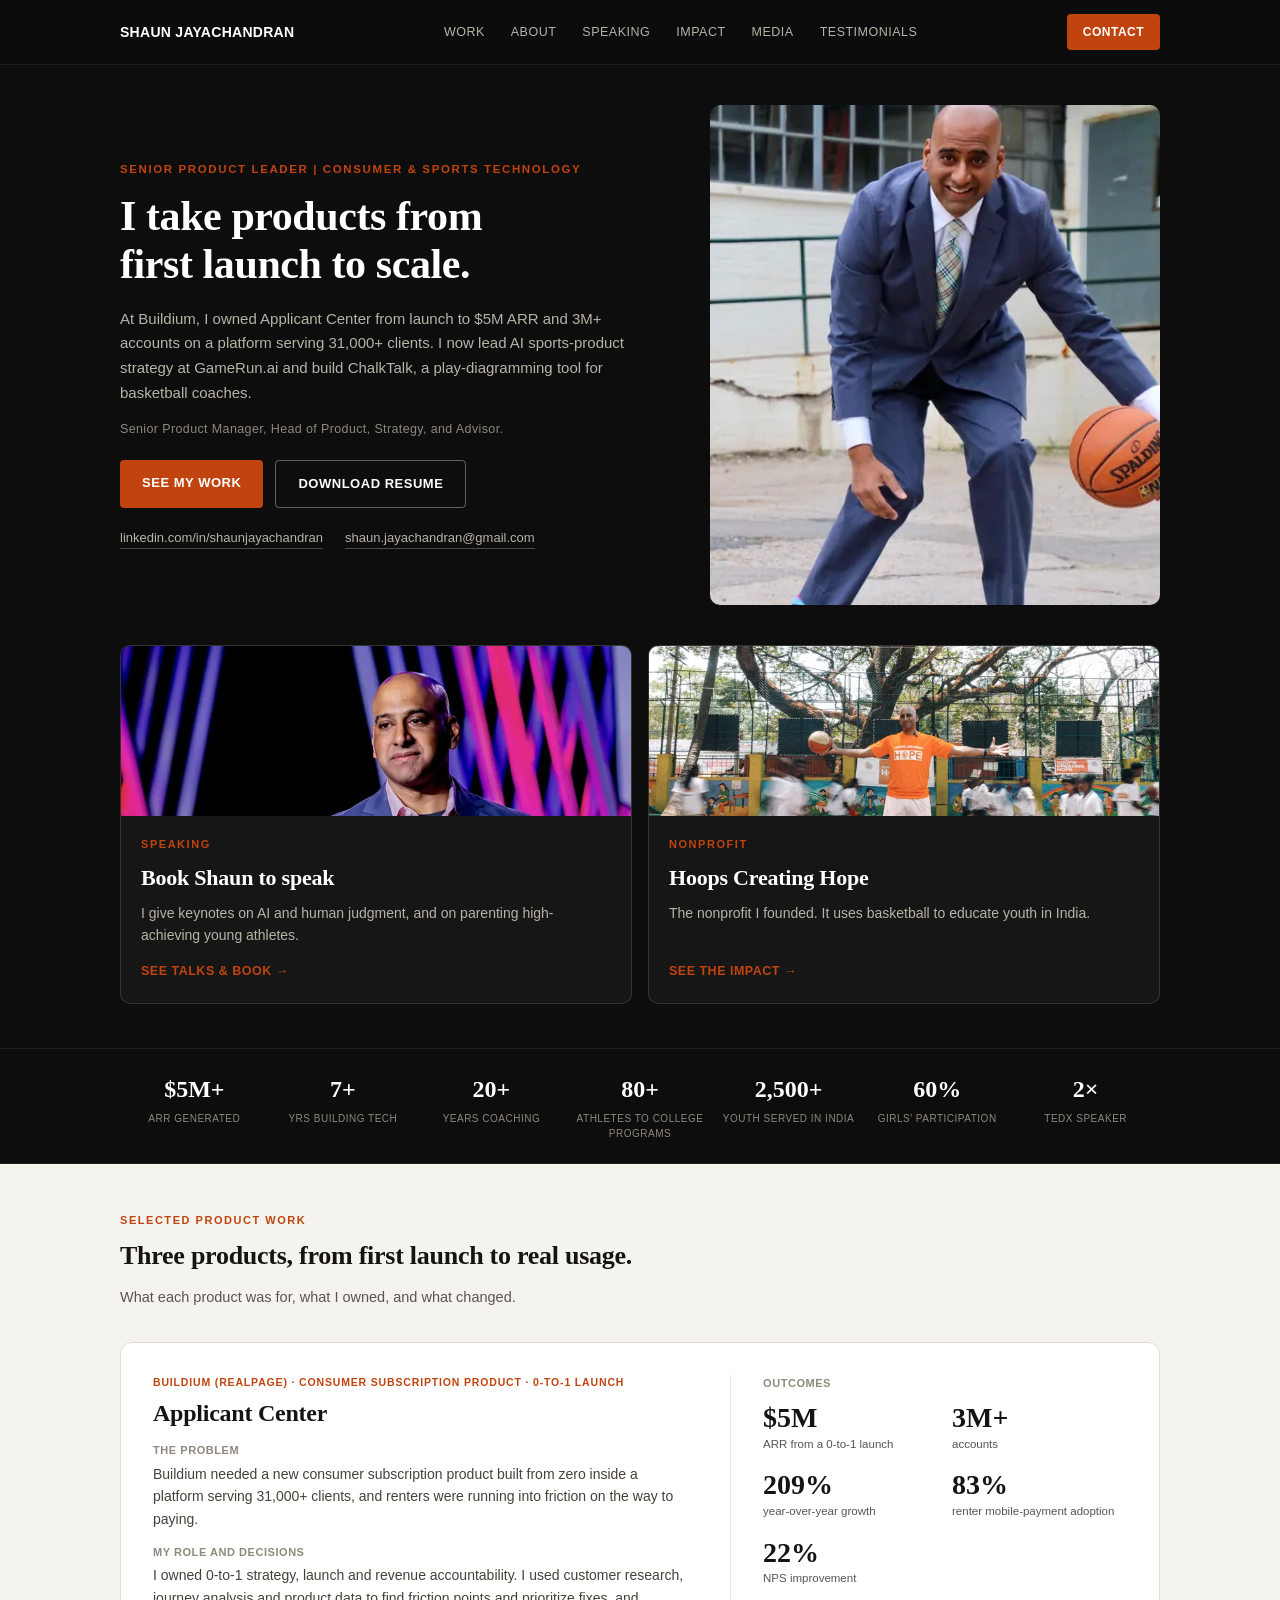
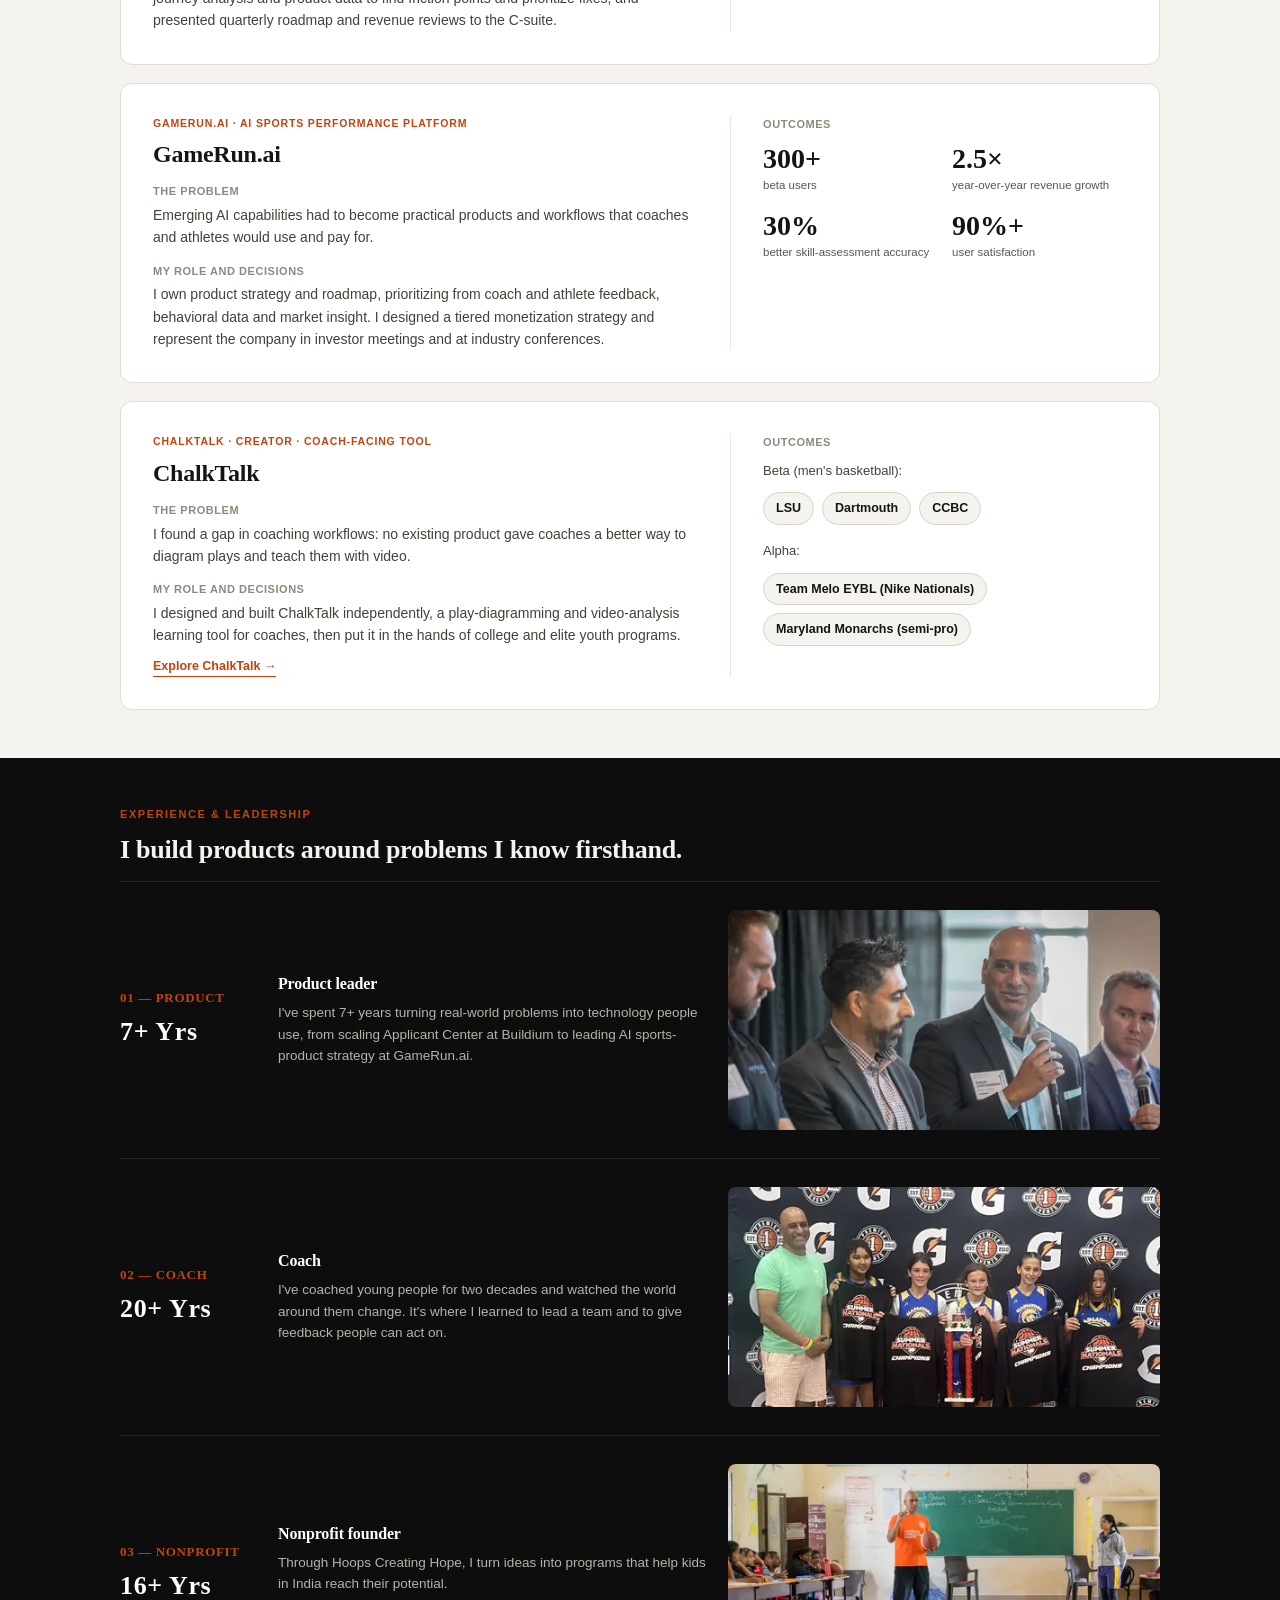
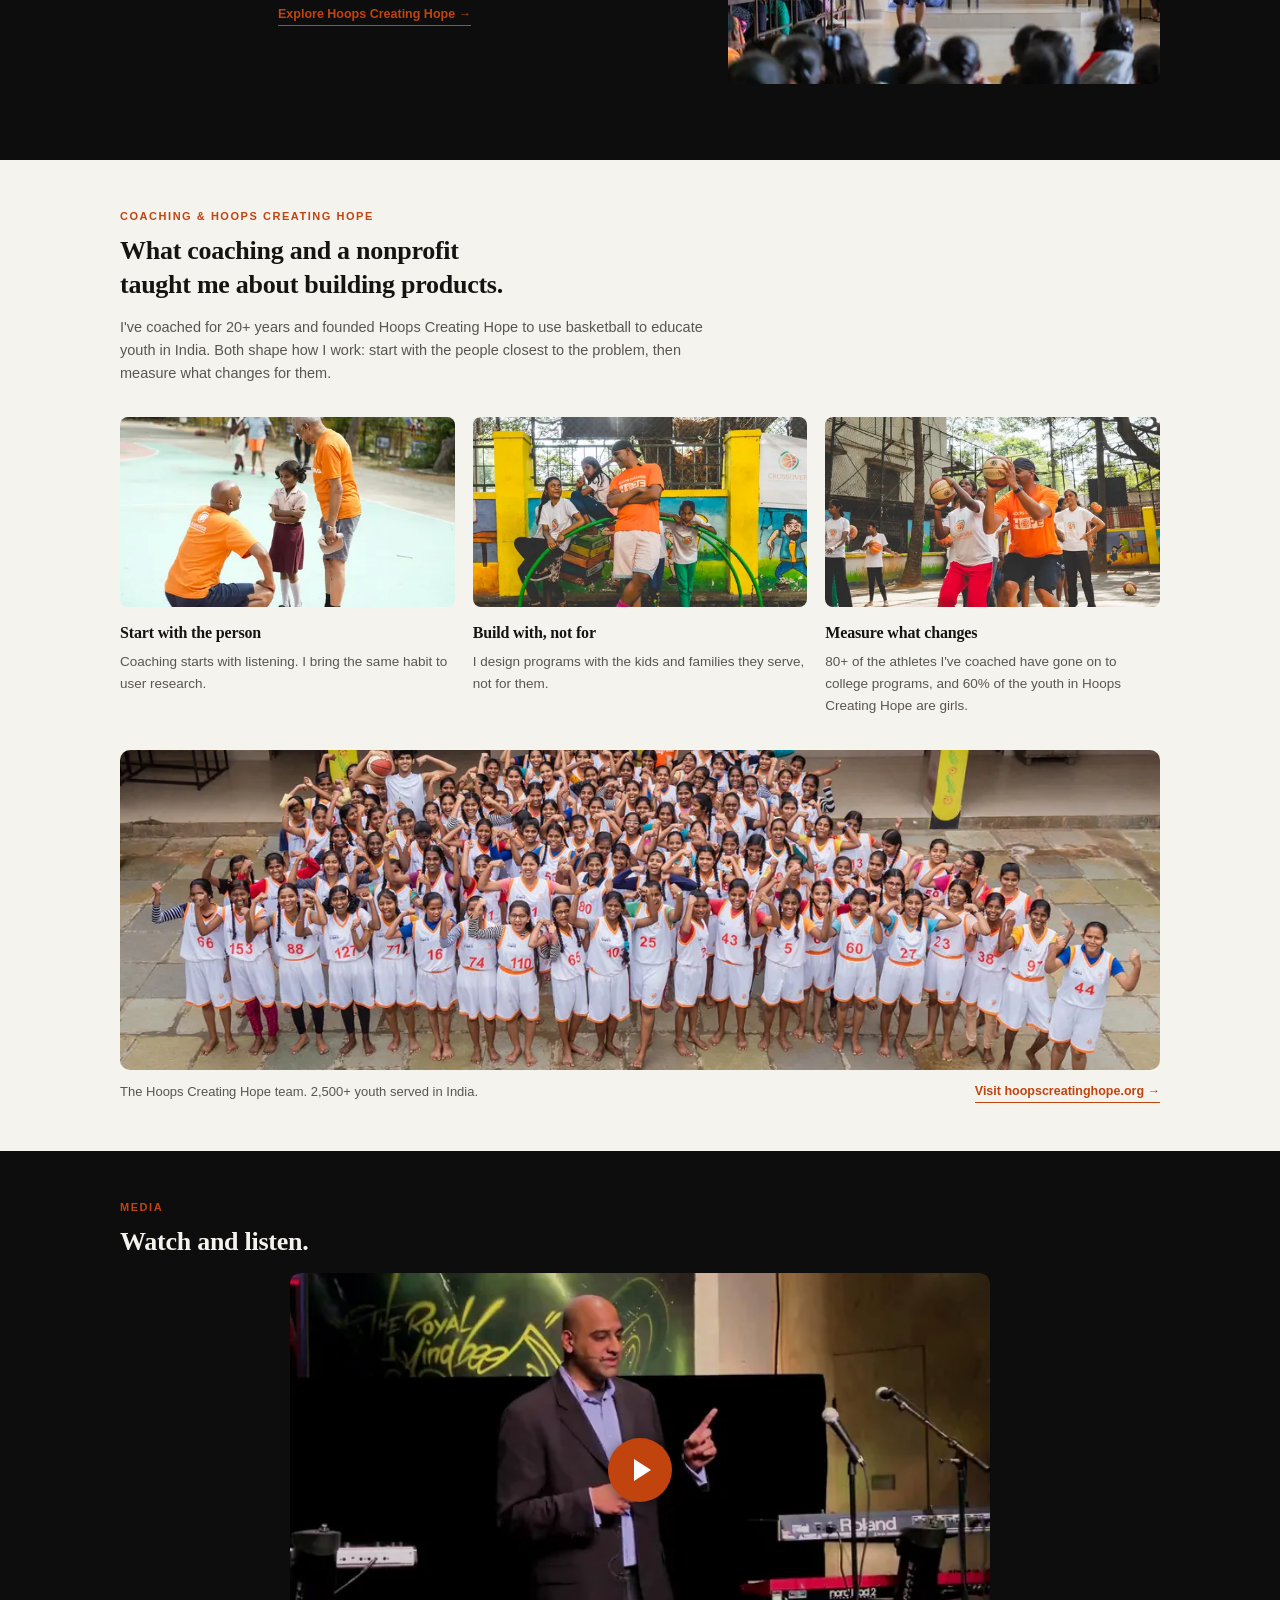
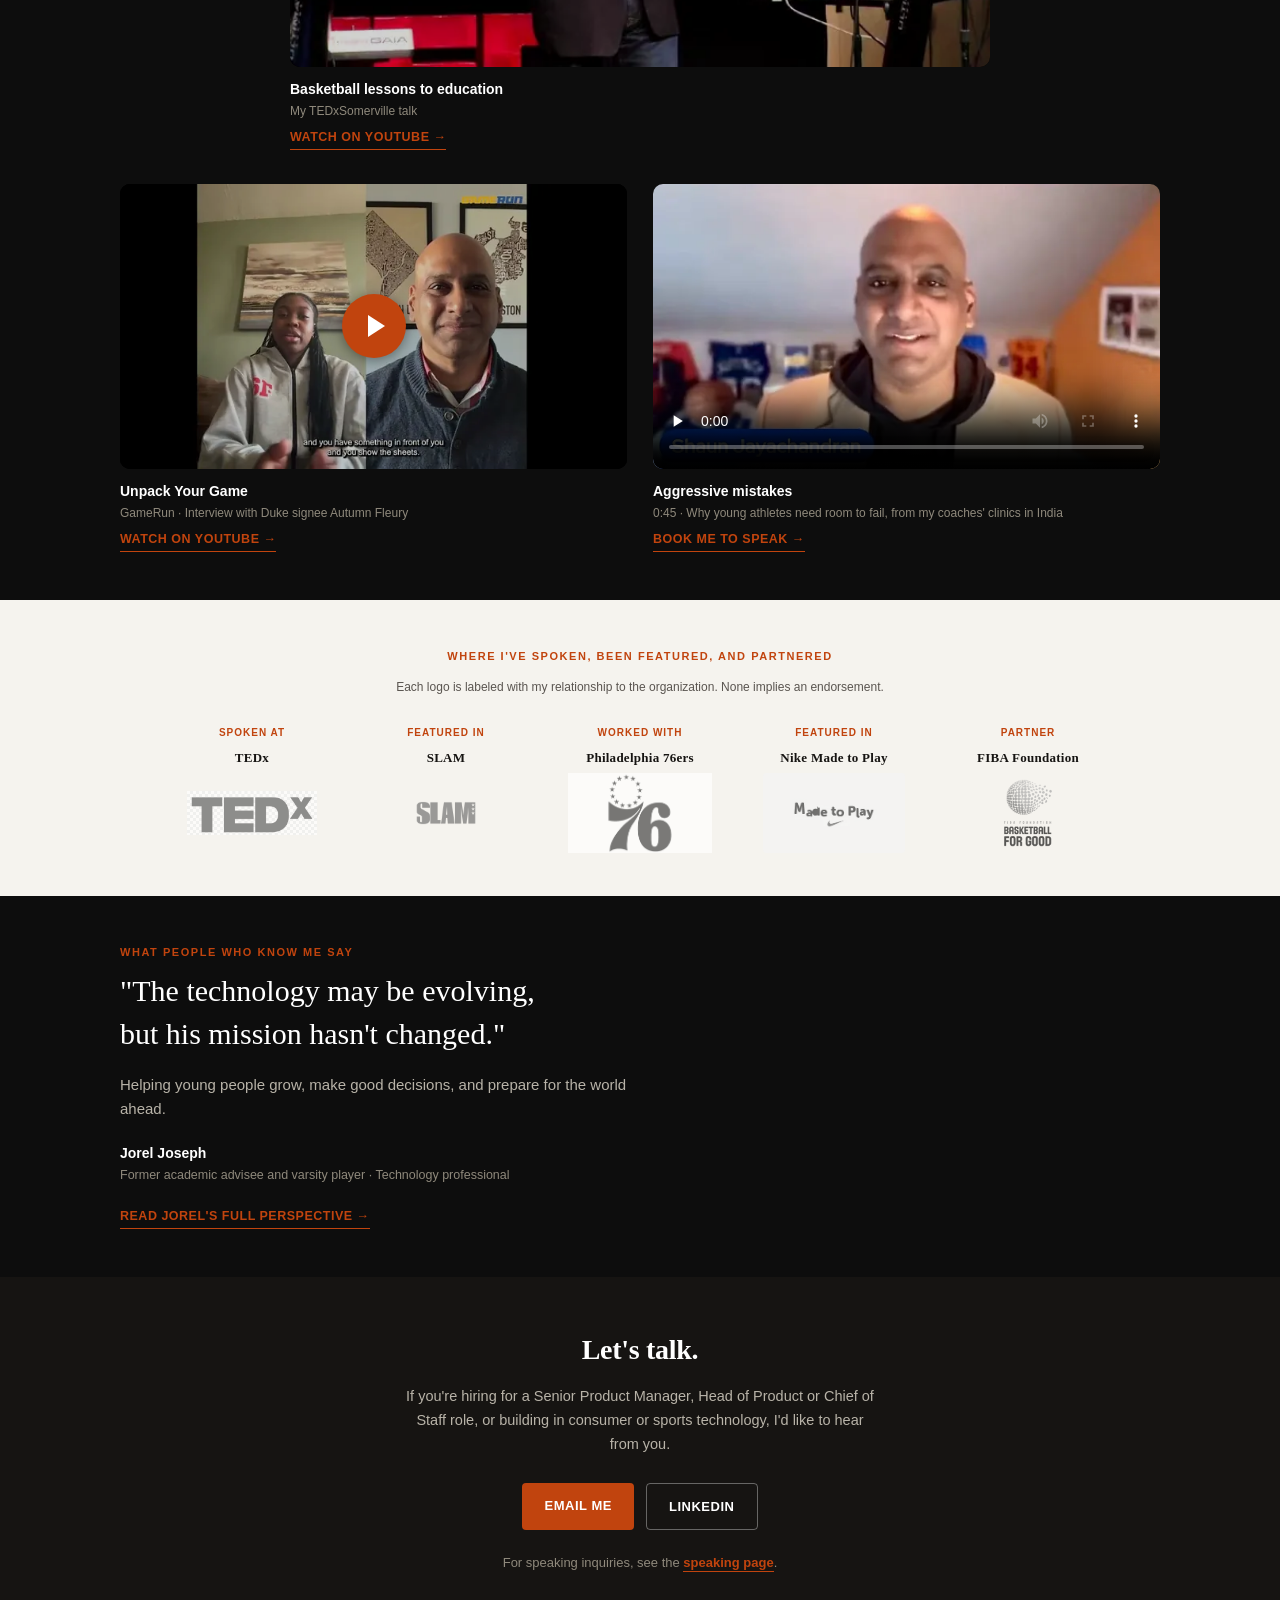
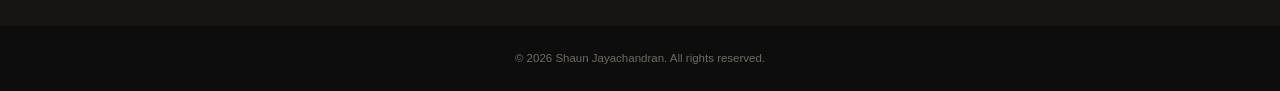
<file: index.html>
<!DOCTYPE html>
<html lang="en">
<head>
<meta charset="UTF-8">
<meta name="viewport" content="width=device-width, initial-scale=1.0">
<title>Shaun Jayachandran | Senior Product Leader, Consumer &amp; Sports Technology</title>
<meta name="description" content="Senior product leader in consumer and sports technology. I took Buildium Applicant Center from launch to $5M ARR and lead AI sports product at GameRun.ai.">
<link rel="canonical" href="https://shaun-jayachandran.vercel.app/">
<meta name="theme-color" content="#0d0d0d">
<link rel="icon" href="/images/favicon.svg" type="image/svg+xml">
<link rel="icon" href="/images/favicon-32.png" type="image/png" sizes="32x32">
<link rel="apple-touch-icon" href="/images/apple-touch-icon.png">

<!-- Open Graph -->
<meta property="og:type" content="website">
<meta property="og:site_name" content="Shaun Jayachandran">
<meta property="og:title" content="Shaun Jayachandran — Senior Product Leader">
<meta property="og:description" content="Senior product leader in consumer and sports technology. I took Buildium Applicant Center from launch to $5M ARR and lead AI sports product at GameRun.ai.">
<meta property="og:url" content="https://shaun-jayachandran.vercel.app/">
<meta property="og:image" content="https://shaun-jayachandran.vercel.app/images/og-share.jpg">
<meta property="og:image:width" content="1200">
<meta property="og:image:height" content="630">
<meta property="og:image:type" content="image/jpeg">
<meta property="og:image:alt" content="Shaun Jayachandran, Senior Product Leader in consumer and sports technology">

<!-- Twitter / X -->
<meta name="twitter:card" content="summary_large_image">
<meta name="twitter:title" content="Shaun Jayachandran — Senior Product Leader">
<meta name="twitter:description" content="Senior product leader in consumer and sports technology. I took Buildium Applicant Center from launch to $5M ARR and lead AI sports product at GameRun.ai.">
<meta name="twitter:image" content="https://shaun-jayachandran.vercel.app/images/og-share.jpg">
<meta name="twitter:image:alt" content="Shaun Jayachandran, Senior Product Leader in consumer and sports technology">

<link rel="preload" as="image" href="/images/web/portrait-suit-800.webp" imagesrcset="/images/web/portrait-suit-480.webp 480w, /images/web/portrait-suit-800.webp 800w" imagesizes="(min-width:860px) 470px, 100vw" fetchpriority="high">

<script type="application/ld+json">
{
  "@context": "https://schema.org",
  "@type": "Person",
  "name": "Shaun Jayachandran",
  "jobTitle": "Senior Product Leader",
  "description": "Senior product leader in consumer and sports technology.",
  "url": "https://shaun-jayachandran.vercel.app/",
  "image": "https://shaun-jayachandran.vercel.app/images/og-share.jpg",
  "sameAs": [
    "https://www.linkedin.com/in/shaunjayachandran"
  ]
}
</script>

<style>
  * { box-sizing: border-box; margin:0; padding:0; }
  html { scroll-behavior:smooth; }
  body { font-family: -apple-system, 'Helvetica Neue', Arial, sans-serif; background:#0d0d0d; color:#f5f3ee; line-height:1.5; }
  img { max-width:100%; display:block; }
  .wrap { max-width: 1080px; margin:0 auto; padding: 0 20px; }
  a { color:inherit; text-decoration:none; }
  h1,h2,h3,h4 { font-family: Georgia, 'Times New Roman', serif; font-weight:600; letter-spacing:-0.01em; }
  section[id] { scroll-margin-top:64px; }
  a:focus-visible, button:focus-visible, summary:focus-visible { outline:2px solid #c1440e; outline-offset:3px; }
  .skip-link { position:absolute; left:-999px; top:8px; z-index:100; background:#c1440e; color:#fff; padding:8px 14px; border-radius:4px; font-size:13px; font-weight:700; }
  .skip-link:focus { left:8px; }
  @media (prefers-reduced-motion: reduce) {
    html { scroll-behavior:auto; }
    * { transition-duration:0.001ms !important; }
  }

  /* NAV */
  .nav { position:sticky; top:0; z-index:50; background:rgba(13,13,13,0.92); backdrop-filter: blur(8px); border-bottom:1px solid rgba(255,255,255,0.08); }
  .nav .wrap { display:flex; align-items:center; justify-content:space-between; padding:14px 20px; }
  .nav-logo { font-weight:700; font-size:14px; letter-spacing:0.02em; }
  .nav-logo:hover { color:#c1440e; }
  .nav-links { display:none; gap:26px; font-size:12.5px; letter-spacing:0.04em; text-transform:uppercase; color:#b8b3a8; }
  .nav-links a:hover { color:#fff; }
  .nav-cta { background:#c1440e; color:#fff; font-size:12px; font-weight:700; letter-spacing:0.04em; padding:9px 16px; border-radius:4px; text-transform:uppercase; }
  .nav-cta:hover { opacity:0.9; }
  @media (min-width:900px) { .nav-links { display:flex; } }

  /* HERO */
  .hero { position:relative; padding: 40px 20px 36px; }
  .hero-grid { display:grid; grid-template-columns:1fr; gap:28px; align-items:center; }
  @media (min-width:860px) {
    .hero-grid { grid-template-columns: 1.1fr 0.9fr; gap:40px; }
  }
  .hero-eyebrow { font-size:11.5px; letter-spacing:0.14em; text-transform:uppercase; color:#c1440e; font-weight:700; margin-bottom:14px; line-height:1.5; }
  .hero h1 { font-size:34px; line-height:1.15; color:#fff; margin-bottom:18px; text-wrap: balance; }
  .hero-desc { font-size:15px; color:#b8b3a8; margin-bottom:26px; max-width:540px; line-height:1.65; }
  @media (min-width:700px) {
    .hero h1 { font-size:42px; }
  }
  .hero-roles { font-size:12.5px; letter-spacing:0.03em; color:#8f897c; margin:-12px 0 22px; }
  .hero-ctas { display:flex; gap:12px; flex-wrap:wrap; }
  .btn { display:inline-block; padding:13px 22px; font-size:13px; font-weight:700; letter-spacing:0.04em; text-transform:uppercase; border-radius:4px; }
  .btn-primary { background:#c1440e; color:#fff; }
  .btn-primary:hover { opacity:0.9; }
  .btn-outline { border:1px solid rgba(255,255,255,0.35); color:#fff; }
  .btn-outline:hover { border-color:#fff; }
  .hero-links { display:flex; flex-wrap:wrap; gap:8px 22px; margin-top:20px; font-size:13px; }
  .hero-links a { color:#b8b3a8; border-bottom:1px solid rgba(255,255,255,0.25); padding-bottom:1px; word-break:break-word; }
  .hero-links a:hover { color:#fff; border-color:#c1440e; }
  .hero-photo { border-radius:10px; overflow:hidden; }
  .hero-photo img { width:100%; height:340px; object-fit:cover; object-position:center 0%; }
  @media (min-width:860px) {
    .hero-photo img { height:500px; }
  }

  /* AUDIENCE DOORS */
  .doors { padding: 4px 20px 44px; }
  .doors-grid { display:grid; grid-template-columns:1fr; gap:16px; }
  @media (min-width:700px) { .doors-grid { grid-template-columns: 1fr 1fr; } }
  .door { display:flex; flex-direction:column; background:rgba(255,255,255,0.04); border:1px solid rgba(255,255,255,0.12); border-radius:10px; overflow:hidden; transition: border-color 0.2s ease, background 0.2s ease; }
  .door:hover, .door:focus-visible { border-color:#c1440e; background:rgba(255,255,255,0.07); }
  .door-img img { width:100%; height:170px; object-fit:cover; }
  .door-body { padding:20px 20px 22px; display:flex; flex-direction:column; flex:1; }
  .door .eyebrow { margin-bottom:8px; }
  .door h2 { font-size:22px; color:#fff; margin-bottom:8px; }
  .door p { font-size:14px; color:#b8b3a8; line-height:1.6; margin-bottom:16px; }
  .door-link { margin-top:auto; font-size:12.5px; font-weight:700; text-transform:uppercase; letter-spacing:0.04em; color:#c1440e; }

  /* STATS STRIP */
  .stats-strip { border-top:1px solid rgba(255,255,255,0.08); border-bottom:1px solid rgba(255,255,255,0.08); padding: 22px 20px; }
  .stats-grid { display:flex; flex-wrap:wrap; justify-content:center; gap:20px 8px; }
  .stat { text-align:center; flex:0 0 calc(50% - 8px); }
  @media (min-width:560px) { .stat { flex-basis:calc(25% - 8px); } }
  @media (min-width:960px) { .stat { flex-basis:calc(100% / 7 - 8px); } }
  .stat .num { font-family:Georgia,serif; font-size:24px; font-weight:700; color:#fff; display:block; }
  .stat .label { font-size:10px; color:#8f897c; text-transform:uppercase; letter-spacing:0.05em; margin-top:4px; display:block; padding:0 4px; }

  /* SECTION SPACING */
  .section { padding: 48px 20px; }
  .section-light { background:#f5f3ee; color:#161412; }
  .section-light h2, .section-light h3 { color:#161412; }
  .eyebrow { font-size:11px; letter-spacing:0.14em; text-transform:uppercase; color:#c1440e; font-weight:700; margin-bottom:10px; }
  .section h2 { font-size:26px; line-height:1.3; margin-bottom:14px; max-width:640px; text-wrap: balance; }
  .section-desc { font-size:14.5px; color:#8f897c; max-width:600px; margin-bottom:32px; line-height:1.6; }
  .section-light .section-desc { color:#5a5550; }
  .pillar-link { display:inline-block; margin-top:10px; font-size:12.5px; font-weight:700; color:#c1440e; border-bottom:1px solid #c1440e; padding-bottom:1px; }
  .pillar-link:hover { opacity:0.75; }

  /* SELECTED PRODUCT WORK */
  .case { display:grid; grid-template-columns:1fr; gap:22px; background:#fff; border:1px solid #e2ddd0; border-radius:12px; padding:26px 22px; }
  .case + .case { margin-top:18px; }
  @media (min-width:820px) { .case { grid-template-columns: 1.15fr 0.85fr; gap:40px; padding:32px; } }
  .case-meta { display:block; font-size:10.5px; font-weight:700; letter-spacing:0.08em; text-transform:uppercase; color:#c1440e; margin-bottom:8px; }
  .case h3 { font-size:24px; line-height:1.25; margin-bottom:14px; }
  .case-block + .case-block { margin-top:14px; }
  .case-label { display:block; font-size:11px; font-weight:700; letter-spacing:0.05em; text-transform:uppercase; color:#8f897c; margin-bottom:4px; }
  .case-block p { font-size:14px; color:#454138; line-height:1.6; }
  .case-outcomes { border-top:1px solid #ece7db; padding-top:18px; }
  @media (min-width:820px) { .case-outcomes { border-top:0; border-left:1px solid #ece7db; padding:0 0 0 32px; } }
  .metric-list { list-style:none; display:grid; grid-template-columns:repeat(2,1fr); gap:18px 14px; margin-top:12px; }
  .metric-num { font-family:Georgia,serif; font-size:28px; font-weight:700; color:#161412; display:block; line-height:1.1; }
  .metric-label { font-size:11.5px; color:#5a5550; display:block; margin-top:3px; line-height:1.35; }
  .beta-list { list-style:none; display:flex; flex-wrap:wrap; gap:8px; margin-top:12px; }
  .beta-list li { font-size:12.5px; font-weight:600; color:#161412; background:#f5f3ee; border:1px solid #d9d3c4; border-radius:20px; padding:6px 12px; }

  /* EXPERIENCE & LEADERSHIP */
  .pillar-row { display:flex; flex-direction:column; gap:0; }
  .pillar { display:grid; grid-template-columns:1fr; gap:18px; padding: 28px 0; border-top:1px solid rgba(255,255,255,0.1); align-items:center; }
  @media (min-width:760px) { .pillar { grid-template-columns: 140px 1fr 1fr; } }
  .pillar-num { font-family:Georgia,serif; font-size:13px; color:#c1440e; font-weight:700; letter-spacing:0.05em; }
  .pillar-num .years { display:block; font-size:26px; color:#fff; margin-top:4px; }
  .pillar-copy h3 { font-size:16px; color:#fff; margin-bottom:6px; }
  .pillar-copy p { font-size:13.5px; color:#b8b3a8; line-height:1.6; }
  .pillar-img img { width:100%; height:220px; object-fit:cover; object-position: center 20%; border-radius:8px; }

  /* COACHING & HOOPS CREATING HOPE */
  .impact-grid { display:grid; grid-template-columns:1fr; gap:18px; }
  @media (min-width:700px) { .impact-grid { grid-template-columns: repeat(3,1fr); } }
  .impact-card img { width:100%; height:190px; object-fit:cover; object-position: center 20%; border-radius:8px; margin-bottom:14px; }
  .impact-card h3 { font-size:16px; margin-bottom:6px; color:#161412; }
  .impact-card p { font-size:13.5px; color:#5a5550; line-height:1.6; }
  .team-banner { margin-top:34px; }
  .team-banner img { width:100%; height:320px; object-fit:cover; object-position:center 80%; border-radius:10px; }
  .team-banner .cap { display:flex; flex-wrap:wrap; justify-content:space-between; gap:6px 20px; margin-top:12px; font-size:13px; color:#5a5550; }
  .team-banner .cap a { font-size:12.5px; font-weight:700; color:#c1440e; border-bottom:1px solid #c1440e; padding-bottom:1px; }

  /* MEDIA */
  .media-grid { display:grid; grid-template-columns:1fr; gap:34px 26px; }
  @media (min-width:820px) { .media-grid { grid-template-columns: 1fr 1fr; } .media-item.wide { grid-column:1 / -1; max-width:700px; width:100%; margin:0 auto; } }
  .video-frame { position:relative; border-radius:10px; overflow:hidden; aspect-ratio:16/9; background:#000; }
  .video-frame iframe { width:100%; height:100%; display:block; border:0; }
  .video-frame video { width:100%; height:100%; display:block; object-fit:cover; background:#000; }
  .video-poster { position:absolute; inset:0; width:100%; height:100%; border:0; padding:0; cursor:pointer; background:#000; display:block; }
  .video-poster img { width:100%; height:100%; object-fit:cover; opacity:0.82; transition:opacity 0.2s ease; }
  .video-poster:hover img, .video-poster:focus-visible img { opacity:1; }
  .play-btn { width:40px; height:40px; border-radius:50%; background:#c1440e; display:flex; align-items:center; justify-content:center; flex-shrink:0; }
  .play-btn::after { content:''; border-style:solid; border-width:7px 0 7px 11px; border-color:transparent transparent transparent #fff; margin-left:3px; }
  .video-poster .play-btn { position:absolute; left:50%; top:50%; width:64px; height:64px; transform:translate(-50%,-50%); box-shadow:0 2px 14px rgba(0,0,0,0.45); }
  .video-poster .play-btn::after { border-width:11px 0 11px 17px; margin-left:5px; }
  .media-cap { margin-top:12px; }
  .media-title { font-size:14px; font-weight:700; color:#fff; }
  .media-sub { font-size:12px; color:#8f897c; margin-top:2px; }
  .video-links { display:flex; gap:8px 20px; flex-wrap:wrap; margin-top:8px; font-size:12.5px; font-weight:700; text-transform:uppercase; letter-spacing:0.04em; }
  .video-links a { color:#c1440e; border-bottom:1px solid #c1440e; padding-bottom:2px; }


  /* LOGO STRIP */
  .proof-strip { text-align:center; }
  .proof-caption { font-size:12px; color:#5a5550; margin:0 auto 28px; max-width:520px; line-height:1.6; }
  .proof-logos { display:flex; flex-wrap:wrap; justify-content:center; align-items:flex-start; gap:28px 16px; }
  .proof-logo-item { display:flex; flex-direction:column; align-items:center; justify-content:flex-start; gap:8px; width:calc(50% - 8px); max-width:170px; }
  .proof-logo-item img, .proof-logo-item video { max-width:100% !important; }
  @media (min-width:700px) { .proof-logos { gap:32px 44px; } .proof-logo-item { width:150px; } }
  .proof-logo-rel { font-size:10px; font-weight:700; letter-spacing:0.1em; text-transform:uppercase; color:#c1440e; }
  .proof-logo-name { font-family:Georgia,serif; font-weight:700; font-size:13px; color:#161412; letter-spacing:0.02em; }
  .proof-logo-item .logo-img-wrap { display:flex; align-items:center; justify-content:center; height:70px; margin-top:2px; }
  .proof-logo-item img { max-height:44px; max-width:140px; width:auto; height:auto; object-fit:contain; filter: grayscale(100%) opacity(0.65); transition: filter 0.2s ease; }
  .proof-logo-item img:hover { filter: grayscale(0%) opacity(1); }
  .proof-logo-item video { filter: grayscale(100%) opacity(0.75); transition: filter 0.2s ease; }
  .proof-logo-item video:hover { filter: grayscale(0%) opacity(1); }

  /* TESTIMONIALS */
  .featured-testimonial { max-width:680px; }
  .featured-pullquote { font-family:Georgia,serif; font-size:26px; line-height:1.42; color:#fff; margin: 4px 0 18px; text-wrap:balance; }
  @media (min-width:700px) { .featured-pullquote { font-size:30px; } }
  .featured-support { font-size:15px; color:#b8b3a8; line-height:1.6; margin-bottom:22px; max-width:520px; }
  .featured-attribution { margin-bottom:18px; }
  .featured-attribution .name { font-size:14px; font-weight:700; color:#fff; display:block; }
  .featured-attribution .role { font-size:12.5px; color:#8f897c; margin-top:2px; display:block; }
  .testimonial-details summary { list-style:none; cursor:pointer; font-size:12.5px; font-weight:700; text-transform:uppercase; letter-spacing:0.04em; color:#c1440e; border-bottom:1px solid #c1440e; padding-bottom:2px; display:inline-block; }
  .testimonial-details summary::-webkit-details-marker { display:none; }
  .testimonial-details[open] summary { margin-bottom:16px; }
  .testimonial-details summary .label-closed { display:inline; }
  .testimonial-details summary .label-open { display:none; }
  .testimonial-details[open] summary .label-closed { display:none; }
  .testimonial-details[open] summary .label-open { display:inline; }
  .full-testimonial { font-size:14px; color:#c9c3b8; line-height:1.75; max-width:600px; }
  .full-testimonial p + p { margin-top:14px; }

  /* CONTACT */
  .contact { background:#161412; text-align:center; padding: 52px 20px; }
  .contact h2 { color:#fff; font-size:28px; max-width:480px; margin:0 auto 14px; }
  .contact p { color:#b8b3a8; font-size:14.5px; max-width:480px; margin:0 auto 26px; line-height:1.65; }
  .contact-actions { display:flex; gap:12px; justify-content:center; flex-wrap:wrap; margin-bottom:22px; }
  .contact .contact-note { font-size:13px; color:#8f897c; margin:0 auto; }
  .contact .contact-note a { color:#c1440e; border-bottom:1px solid #c1440e; padding-bottom:1px; font-weight:700; }

  footer { padding: 24px 20px; text-align:center; font-size:11.5px; color:#6f6a5f; }
</style>
</head>
<body>
  <a class="skip-link" href="#main">Skip to content</a>

  <!-- NAV -->
  <header class="nav">
    <div class="wrap">
      <a href="/" class="nav-logo" style="color:#fff;">SHAUN JAYACHANDRAN</a>
      <nav class="nav-links" aria-label="Primary">
        <a href="#work">Work</a>
        <a href="#about">About</a>
        <a href="/talks.html">Speaking</a>
        <a href="#impact">Impact</a>
        <a href="#media">Media</a>
        <a href="#testimonials">Testimonials</a>
      </nav>
      <a href="#contact" class="nav-cta">Contact</a>
    </div>
  </header>

  <main id="main">

  <!-- HERO -->
  <section class="hero">
    <div class="wrap">
      <div class="hero-grid">
        <div class="hero-copy">
          <div class="hero-eyebrow">Senior Product Leader | Consumer &amp; Sports Technology</div>
          <h1>I take products from first launch to scale.</h1>
          <p class="hero-desc">At Buildium, I owned Applicant Center from launch to $5M ARR and 3M+ accounts on a platform serving 31,000+ clients. I now lead AI sports-product strategy at GameRun.ai and build ChalkTalk, a play-diagramming tool for basketball coaches.</p>
          <p class="hero-roles">Senior Product Manager, Head of Product, Strategy, and Advisor.</p>
          <div class="hero-ctas">
            <a href="#work" class="btn btn-primary">See my work</a>
            <a href="/resume.pdf" class="btn btn-outline">Download resume</a>
          </div>
          <div class="hero-links">
            <a href="https://www.linkedin.com/in/shaunjayachandran" target="_blank" rel="noopener noreferrer">linkedin.com/in/shaunjayachandran</a>
            <a href="mailto:shaun.jayachandran@gmail.com">shaun.jayachandran@gmail.com</a>
          </div>
        </div>
        <div class="hero-photo">
          <img src="/images/web/portrait-suit-800.webp" srcset="/images/web/portrait-suit-480.webp 480w, /images/web/portrait-suit-800.webp 800w" sizes="(min-width:860px) 470px, 100vw" alt="Shaun Jayachandran in a blue suit, dribbling a basketball" width="800" height="947" fetchpriority="high" decoding="async">
        </div>
      </div>
    </div>
  </section>

  <!-- AUDIENCE DOORS -->
  <section class="doors" aria-label="More ways to work with me">
    <div class="wrap">
      <div class="doors-grid">
        <a class="door" href="/talks.html">
          <div class="door-img"><img src="/images/web/tech-speaker-800.webp" srcset="/images/web/tech-speaker-480.webp 480w, /images/web/tech-speaker-800.webp 800w" sizes="(min-width:700px) 520px, 100vw" alt="Shaun speaking on stage" width="800" height="1132" loading="lazy" decoding="async" style="object-position:center 8%;"></div>
          <div class="door-body">
            <div class="eyebrow">Speaking</div>
            <h2>Book Shaun to speak</h2>
            <p>I give keynotes on AI and human judgment, and on parenting high-achieving young athletes.</p>
            <span class="door-link">See talks &amp; book →</span>
          </div>
        </a>
        <a class="door" href="#impact">
          <div class="door-img"><img src="/images/web/hero-800.webp" srcset="/images/web/hero-480.webp 480w, /images/web/hero-800.webp 800w, /images/web/hero-1200.webp 1200w" sizes="(min-width:700px) 520px, 100vw" alt="Shaun with Hoops Creating Hope students on a basketball court in India" width="1200" height="960" loading="lazy" decoding="async" style="object-position:center 40%;"></div>
          <div class="door-body">
            <div class="eyebrow">Nonprofit</div>
            <h2>Hoops Creating Hope</h2>
            <p>The nonprofit I founded. It uses basketball to educate youth in India.</p>
            <span class="door-link">See the impact →</span>
          </div>
        </a>
      </div>
    </div>
  </section>

  <!-- CREDIBILITY STRIP -->
  <section class="stats-strip" aria-label="By the numbers">
    <div class="wrap">
      <div class="stats-grid">
        <div class="stat"><span class="num">$5M+</span><span class="label">ARR Generated</span></div>
        <div class="stat"><span class="num">7+</span><span class="label">Yrs Building Tech</span></div>
        <div class="stat"><span class="num">20+</span><span class="label">Years Coaching</span></div>
        <div class="stat"><span class="num">80+</span><span class="label">Athletes to College Programs</span></div>
        <div class="stat"><span class="num">2,500+</span><span class="label">Youth Served in India</span></div>
        <div class="stat"><span class="num">60%</span><span class="label">Girls' Participation</span></div>
        <div class="stat"><span class="num">2×</span><span class="label">TEDx Speaker</span></div>
      </div>
    </div>
  </section>

  <!-- SELECTED PRODUCT WORK -->
  <section class="section section-light" id="work">
    <div class="wrap">
      <div class="eyebrow">Selected product work</div>
      <h2>Three products, from first launch to real usage.</h2>
      <p class="section-desc">What each product was for, what I owned, and what changed.</p>

      <article class="case">
        <div class="case-main">
          <span class="case-meta">Buildium (RealPage) · Consumer subscription product · 0-to-1 launch</span>
          <h3>Applicant Center</h3>
          <div class="case-block">
            <span class="case-label">The problem</span>
            <p>Buildium needed a new consumer subscription product built from zero inside a platform serving 31,000+ clients, and renters were running into friction on the way to paying.</p>
          </div>
          <div class="case-block">
            <span class="case-label">My role and decisions</span>
            <p>I owned 0-to-1 strategy, launch and revenue accountability. I used customer research, journey analysis and product data to find friction points and prioritize fixes, and presented quarterly roadmap and revenue reviews to the C-suite.</p>
          </div>
        </div>
        <div class="case-outcomes">
          <span class="case-label">Outcomes</span>
          <ul class="metric-list">
            <li><span class="metric-num">$5M</span><span class="metric-label">ARR from a 0-to-1 launch</span></li>
            <li><span class="metric-num">3M+</span><span class="metric-label">accounts</span></li>
            <li><span class="metric-num">209%</span><span class="metric-label">year-over-year growth</span></li>
            <li><span class="metric-num">83%</span><span class="metric-label">renter mobile-payment adoption</span></li>
            <li><span class="metric-num">22%</span><span class="metric-label">NPS improvement</span></li>
          </ul>
        </div>
      </article>

      <article class="case">
        <div class="case-main">
          <span class="case-meta">GameRun.ai · AI sports performance platform</span>
          <h3>GameRun.ai</h3>
          <div class="case-block">
            <span class="case-label">The problem</span>
            <p>Emerging AI capabilities had to become practical products and workflows that coaches and athletes would use and pay for.</p>
          </div>
          <div class="case-block">
            <span class="case-label">My role and decisions</span>
            <p>I own product strategy and roadmap, prioritizing from coach and athlete feedback, behavioral data and market insight. I designed a tiered monetization strategy and represent the company in investor meetings and at industry conferences.</p>
          </div>
        </div>
        <div class="case-outcomes">
          <span class="case-label">Outcomes</span>
          <ul class="metric-list">
            <li><span class="metric-num">300+</span><span class="metric-label">beta users</span></li>
            <li><span class="metric-num">2.5×</span><span class="metric-label">year-over-year revenue growth</span></li>
            <li><span class="metric-num">30%</span><span class="metric-label">better skill-assessment accuracy</span></li>
            <li><span class="metric-num">90%+</span><span class="metric-label">user satisfaction</span></li>
          </ul>
        </div>
      </article>

      <article class="case">
        <div class="case-main">
          <span class="case-meta">ChalkTalk · Creator · Coach-facing tool</span>
          <h3>ChalkTalk</h3>
          <div class="case-block">
            <span class="case-label">The problem</span>
            <p>I found a gap in coaching workflows: no existing product gave coaches a better way to diagram plays and teach them with video.</p>
          </div>
          <div class="case-block">
            <span class="case-label">My role and decisions</span>
            <p>I designed and built ChalkTalk independently, a play-diagramming and video-analysis learning tool for coaches, then put it in the hands of college and elite youth programs.</p>
          </div>
          <a href="https://chalktalk-sand.vercel.app/" target="_blank" rel="noopener noreferrer" class="pillar-link">Explore ChalkTalk →</a>
        </div>
        <div class="case-outcomes">
          <span class="case-label">Outcomes</span>
          <p style="font-size:13px; color:#454138; margin-top:10px;">Beta (men's basketball):</p>
          <ul class="beta-list">
            <li>LSU</li>
            <li>Dartmouth</li>
            <li>CCBC</li>
          </ul>
          <p style="font-size:13px; color:#454138; margin-top:16px;">Alpha:</p>
          <ul class="beta-list">
            <li>Team Melo EYBL (Nike Nationals)</li>
            <li>Maryland Monarchs (semi-pro)</li>
          </ul>
        </div>
      </article>
    </div>
  </section>

  <!-- EXPERIENCE & LEADERSHIP -->
  <section class="section" id="about">
    <div class="wrap">
      <div class="eyebrow">Experience &amp; leadership</div>
      <h2>I build products around problems I know firsthand.</h2>
      <div class="pillar-row">
        <div class="pillar">
          <div class="pillar-num">01 — PRODUCT<span class="years">7+ Yrs</span></div>
          <div class="pillar-copy">
            <h3>Product leader</h3>
            <p>I've spent 7+ years turning real-world problems into technology people use, from scaling Applicant Center at Buildium to leading AI sports-product strategy at GameRun.ai.</p>
          </div>
          <div class="pillar-img"><img src="/images/web/panel-speaker-800.webp" srcset="/images/web/panel-speaker-480.webp 480w, /images/web/panel-speaker-800.webp 800w" sizes="(min-width:760px) 420px, 100vw" alt="Shaun speaking on a technology panel" width="800" height="533" loading="lazy" decoding="async"></div>
        </div>
        <div class="pillar">
          <div class="pillar-num">02 — COACH<span class="years">20+ Yrs</span></div>
          <div class="pillar-copy">
            <h3>Coach</h3>
            <p>I've coached young people for two decades and watched the world around them change. It's where I learned to lead a team and to give feedback people can act on.</p>
          </div>
          <div class="pillar-img"><img src="/images/web/coaching-800.webp" srcset="/images/web/coaching-480.webp 480w, /images/web/coaching-800.webp 800w" sizes="(min-width:760px) 420px, 100vw" alt="Shaun with a girls&#x27; basketball team and their trophy" width="800" height="1067" loading="lazy" decoding="async" style="object-position: center 30%;"></div>
        </div>
        <div class="pillar">
          <div class="pillar-num">03 — NONPROFIT<span class="years">16+ Yrs</span></div>
          <div class="pillar-copy">
            <h3>Nonprofit founder</h3>
            <p>Through Hoops Creating Hope, I turn ideas into programs that help kids in India reach their potential.</p>
            <a href="https://hoopscreatinghope.org" target="_blank" rel="noopener noreferrer" class="pillar-link">Explore Hoops Creating Hope →</a>
          </div>
          <div class="pillar-img"><img src="/images/web/classroom-teaching-800.webp" srcset="/images/web/classroom-teaching-480.webp 480w, /images/web/classroom-teaching-800.webp 800w" sizes="(min-width:760px) 420px, 100vw" alt="Shaun teaching a Hoops Creating Hope classroom session" width="800" height="533" loading="lazy" decoding="async"></div>
        </div>
      </div>
    </div>
  </section>

  <!-- COACHING & HOOPS CREATING HOPE -->
  <section class="section section-light" id="impact">
    <div class="wrap">
      <div class="eyebrow">Coaching &amp; Hoops Creating Hope</div>
      <h2>What coaching and a nonprofit taught me about building products.</h2>
      <p class="section-desc">I've coached for 20+ years and founded Hoops Creating Hope to use basketball to educate youth in India. Both shape how I work: start with the people closest to the problem, then measure what changes for them.</p>
      <div class="impact-grid">
        <div class="impact-card">
          <img src="/images/web/student-moment-800.webp" srcset="/images/web/student-moment-480.webp 480w, /images/web/student-moment-800.webp 800w" sizes="(min-width:700px) 340px, 100vw" alt="Shaun talking with a student on the court" width="800" height="533" loading="lazy" decoding="async">
          <h3>Start with the person</h3>
          <p>Coaching starts with listening. I bring the same habit to user research.</p>
        </div>
        <div class="impact-card">
          <img src="/images/web/crossover-moment-800.webp" srcset="/images/web/crossover-moment-480.webp 480w, /images/web/crossover-moment-800.webp 800w" sizes="(min-width:700px) 340px, 100vw" alt="Shaun with Hoops Creating Hope students" width="800" height="1000" loading="lazy" decoding="async" style="object-position: center 55%;">
          <h3>Build with, not for</h3>
          <p>I design programs with the kids and families they serve, not for them.</p>
        </div>
        <div class="impact-card">
          <img src="/images/web/coaching-drill-800.webp" srcset="/images/web/coaching-drill-480.webp 480w, /images/web/coaching-drill-800.webp 800w" sizes="(min-width:700px) 340px, 100vw" alt="Shaun coaching a basketball drill with youth players" width="800" height="1000" loading="lazy" decoding="async" style="object-position: center 30%;">
          <h3>Measure what changes</h3>
          <p>80+ of the athletes I've coached have gone on to college programs, and 60% of the youth in Hoops Creating Hope are girls.</p>
        </div>
      </div>
      <div class="team-banner">
        <img src="/images/web/team-overhead-800.webp" srcset="/images/web/team-overhead-800.webp 800w, /images/web/team-overhead-1200.webp 1200w, /images/web/team-overhead-1600.webp 1600w" sizes="(min-width:1080px) 1040px, 100vw" alt="The full Hoops Creating Hope team photographed from above" width="1600" height="1067" loading="lazy" decoding="async">
        <div class="cap">
          <span>The Hoops Creating Hope team. 2,500+ youth served in India.</span>
          <a href="https://hoopscreatinghope.org" target="_blank" rel="noopener noreferrer">Visit hoopscreatinghope.org →</a>
        </div>
      </div>
    </div>
  </section>

  <!-- MEDIA -->
  <section class="section" id="media">
    <div class="wrap">
      <div class="eyebrow">Media</div>
      <h2>Watch and listen.</h2>
      <div class="media-grid">

        <div class="media-item wide">
          <div class="video-frame">
            <button type="button" class="video-poster" data-yt="MmM4R6qcWvY" data-title="Basketball lessons to education: Shaun Jayachandran at TEDxSomerville" aria-label="Play video: Basketball lessons to education, TEDxSomerville">
              <img src="/images/web/yt-MmM4R6qcWvY.webp" alt="" width="640" height="360" loading="lazy" decoding="async">
              <span class="play-btn" aria-hidden="true"></span>
            </button>
          </div>
          <div class="media-cap">
            <div class="media-title">Basketball lessons to education</div>
            <div class="media-sub">My TEDxSomerville talk</div>
            <div class="video-links"><a href="https://www.youtube.com/watch?v=MmM4R6qcWvY" target="_blank" rel="noopener noreferrer">Watch on YouTube →</a></div>
          </div>
        </div>

        <div class="media-item">
          <div class="video-frame">
            <button type="button" class="video-poster" data-yt="cVp7uw0lx3E" data-title="Unpack Your Game, GameRun: interview with Duke signee Autumn Fleury" aria-label="Play video: Unpack Your Game, GameRun">
              <img src="/images/web/yt-cVp7uw0lx3E.webp" alt="" width="640" height="360" loading="lazy" decoding="async">
              <span class="play-btn" aria-hidden="true"></span>
            </button>
          </div>
          <div class="media-cap">
            <div class="media-title">Unpack Your Game</div>
            <div class="media-sub">GameRun · Interview with Duke signee Autumn Fleury</div>
            <div class="video-links"><a href="https://youtu.be/cVp7uw0lx3E" target="_blank" rel="noopener noreferrer">Watch on YouTube →</a></div>
          </div>
        </div>

        <div class="media-item" id="speaker-video">
          <div class="video-frame">
            <video controls playsinline preload="none" poster="/images/web/aggressive-mistakes-poster.webp" width="632" height="356" aria-label="Shaun Jayachandran on aggressive mistakes, 45 seconds">
              <source src="/media/aggressive-mistakes.mp4" type="video/mp4">
              <track kind="captions" src="/media/aggressive-mistakes.vtt" srclang="en" label="English">
            </video>
          </div>
          <div class="media-cap">
            <div class="media-title">Aggressive mistakes</div>
            <div class="media-sub">0:45 · Why young athletes need room to fail, from my coaches' clinics in India</div>
            <div class="video-links"><a href="/talks.html">Book me to speak →</a></div>
          </div>
        </div>

      </div>
    </div>
  </section>

  <!-- LOGO STRIP -->
  <section class="section section-light proof-strip" aria-labelledby="proof-heading">
    <div class="wrap">
      <div id="proof-heading" class="eyebrow" style="margin-bottom:14px;">Where I've spoken, been featured, and partnered</div>
      <p class="proof-caption">Each logo is labeled with my relationship to the organization. None implies an endorsement.</p>
      <div class="proof-logos">
        <div class="proof-logo-item">
          <span class="proof-logo-rel">Spoken at</span>
          <span class="proof-logo-name">TEDx</span>
          <div class="logo-img-wrap"><img src="/images/tedx.png" alt="TEDx logo" loading="lazy" decoding="async"></div>
        </div>
        <div class="proof-logo-item">
          <span class="proof-logo-rel">Featured in</span>
          <span class="proof-logo-name">SLAM</span>
          <div class="logo-img-wrap"><img src="/images/SLAM.png" alt="SLAM logo" style="max-height:70px; max-width:170px;" loading="lazy" decoding="async"></div>
        </div>
        <div class="proof-logo-item">
          <span class="proof-logo-rel">Worked with</span>
          <span class="proof-logo-name">Philadelphia 76ers</span>
          <div class="logo-img-wrap"><img src="/images/76ers.png" alt="Philadelphia 76ers logo" style="max-height:80px; max-width:170px;" loading="lazy" decoding="async"></div>
        </div>
        <div class="proof-logo-item">
          <span class="proof-logo-rel">Featured in</span>
          <span class="proof-logo-name">Nike Made to Play</span>
          <div class="logo-img-wrap"><video src="/images/nike-made-to-play.mp4" poster="/images/web/nike-made-to-play-poster.webp" autoplay muted loop playsinline preload="metadata" aria-label="Nike Made to Play" style="max-height:80px; max-width:170px; width:auto; height:auto; object-fit:contain; border-radius:3px;"></video></div>
        </div>
        <div class="proof-logo-item">
          <span class="proof-logo-rel">Partner</span>
          <span class="proof-logo-name">FIBA Foundation</span>
          <div class="logo-img-wrap"><img src="/images/web/fiba-foundation.webp" alt="FIBA Foundation logo" width="340" height="482" style="max-height:80px; max-width:170px;" loading="lazy" decoding="async"></div>
        </div>
      </div>
    </div>
  </section>

  <!-- TESTIMONIALS -->
  <section class="section" id="testimonials">
    <div class="wrap">
      <div class="eyebrow">What people who know me say</div>

      <div class="featured-testimonial">
        <p class="featured-pullquote">"The technology may be evolving, but his mission hasn't changed."</p>
        <p class="featured-support">Helping young people grow, make good decisions, and prepare for the world ahead.</p>
        <div class="featured-attribution">
          <span class="name">Jorel Joseph</span>
          <span class="role">Former academic advisee and varsity player · Technology professional</span>
        </div>

        <details class="testimonial-details">
          <summary>
            <span class="label-closed">Read Jorel's full perspective →</span>
            <span class="label-open">Hide full perspective ↑</span>
          </summary>
          <div class="full-testimonial">
            <p>"I've known Coach since I was a high school basketball player, but his impact on my life has extended far beyond the court. For decades, he has dedicated himself to serving others: as a coach, teacher, advisor, nonprofit leader, mentor, and technology professional.</p>
            <p>Having worked in technology for years, Coach brings a unique combination of technical experience and a deep understanding of young people. As he now helps kids and parents navigate AI and an increasingly technology-driven world, I can't think of someone better suited for the responsibility.</p>
            <p>The technology may be evolving, but his mission hasn't changed: helping young people grow, make good decisions, and prepare for the world ahead. I'm grateful to have had Coach in my corner, and I know the families he works with will feel the same."</p>
            <p>— Jorel Joseph</p>
          </div>
        </details>
      </div>
    </div>
  </section>

  <!-- CONTACT -->
  <section class="contact" id="contact">
    <h2>Let's talk.</h2>
    <p>If you're hiring for a Senior Product Manager, Head of Product or Chief of Staff role, or building in consumer or sports technology, I'd like to hear from you.</p>
    <div class="contact-actions">
      <a href="mailto:shaun.jayachandran@gmail.com" class="btn btn-primary">Email me</a>
      <a href="https://www.linkedin.com/in/shaunjayachandran" target="_blank" rel="noopener noreferrer" class="btn btn-outline">LinkedIn</a>
    </div>
    <p class="contact-note">For speaking inquiries, see the <a href="/talks.html#book">speaking page</a>.</p>
  </section>

  </main>

  <footer>&copy; 2026 Shaun Jayachandran. All rights reserved.</footer>

  <script>
    (function () {
      // Click-to-load YouTube: nothing from YouTube loads until the poster is pressed.
      document.querySelectorAll('[data-yt]').forEach(function (btn) {
        btn.addEventListener('click', function () {
          var f = document.createElement('iframe');
          f.src = 'https://www.youtube-nocookie.com/embed/' + btn.getAttribute('data-yt') + '?autoplay=1&rel=0';
          f.title = btn.getAttribute('data-title') || 'Video';
          f.allow = 'accelerometer; autoplay; clipboard-write; encrypted-media; gyroscope; picture-in-picture; web-share';
          f.referrerPolicy = 'strict-origin-when-cross-origin';
          f.allowFullscreen = true;
          btn.parentNode.replaceChild(f, btn);
          f.focus();
        });
      });

    })();
  </script>

</body>
</html>
</file>
